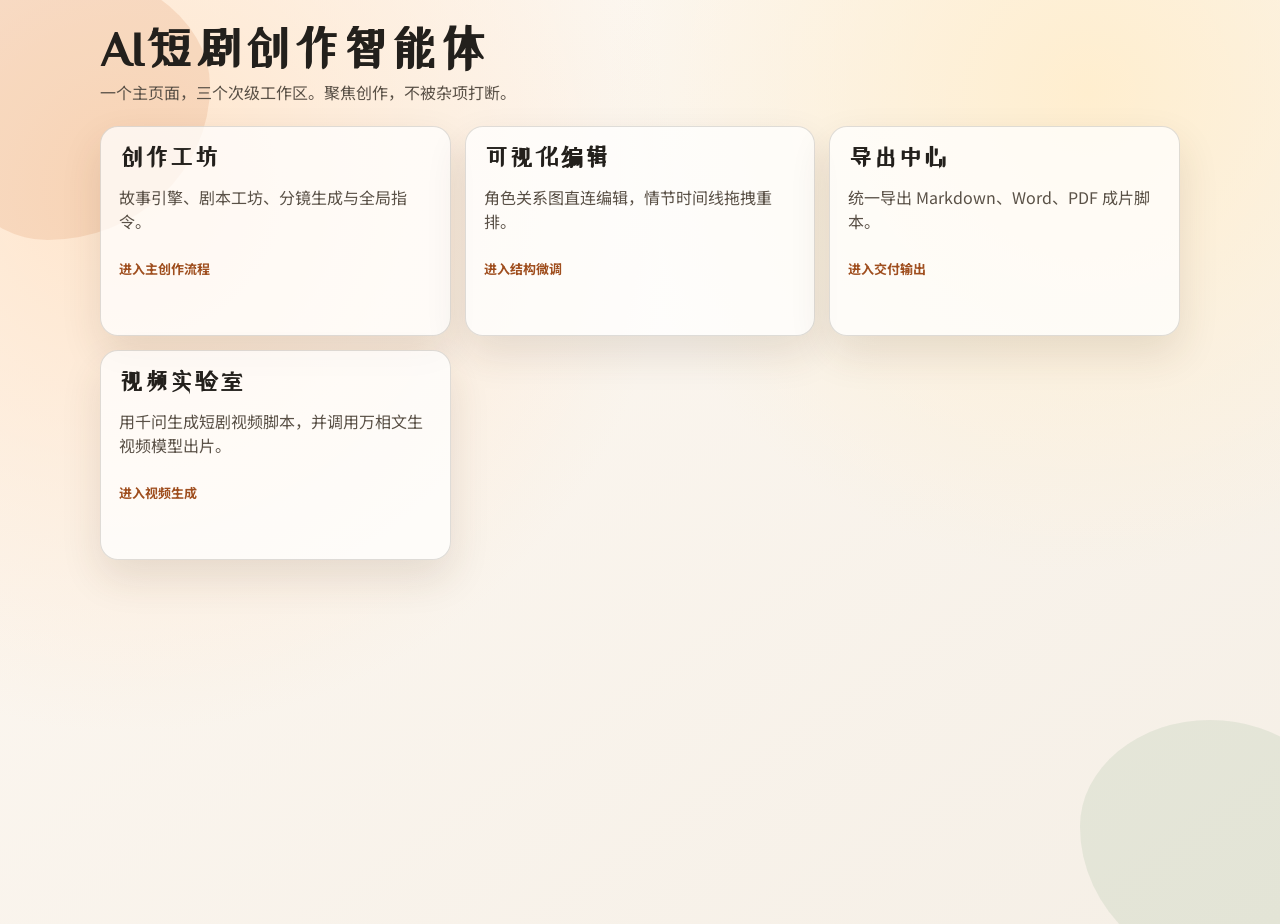
<file: templates/index.html>
<!doctype html>
<html lang="zh-CN">
  <head>
    <meta charset="UTF-8" />
    <meta name="viewport" content="width=device-width, initial-scale=1.0" />
    <title>AI短剧创作智能体</title>
    <link rel="preconnect" href="https://fonts.googleapis.com" />
    <link rel="preconnect" href="https://fonts.gstatic.com" crossorigin />
    <link
      href="https://fonts.googleapis.com/css2?family=Noto+Sans+SC:wght@400;500;700&family=ZCOOL+XiaoWei&display=swap"
      rel="stylesheet"
    />
    <link rel="stylesheet" href="/static/style.css" />
  </head>
  <body>
    <div class="bg-shape bg-shape-1"></div>
    <div class="bg-shape bg-shape-2"></div>

    <main class="container">
      <header class="hero landing">
        <h1>AI短剧创作智能体</h1>
        <p>一个主页面，三个次级工作区。聚焦创作，不被杂项打断。</p>
      </header>

      <section class="grid cards">
        <a class="card-link" href="/studio">
          <h2>创作工坊</h2>
          <p>故事引擎、剧本工坊、分镜生成与全局指令。</p>
          <span>进入主创作流程</span>
        </a>

        <a class="card-link" href="/visual">
          <h2>可视化编辑</h2>
          <p>角色关系图直连编辑，情节时间线拖拽重排。</p>
          <span>进入结构微调</span>
        </a>

        <a class="card-link" href="/export-center">
          <h2>导出中心</h2>
          <p>统一导出 Markdown、Word、PDF 成片脚本。</p>
          <span>进入交付输出</span>
        </a>

        <a class="card-link" href="/video-lab">
          <h2>视频实验室</h2>
          <p>用千问生成短剧视频脚本，并调用万相文生视频模型出片。</p>
          <span>进入视频生成</span>
        </a>
      </section>
    </main>
  </body>
</html>
</file>
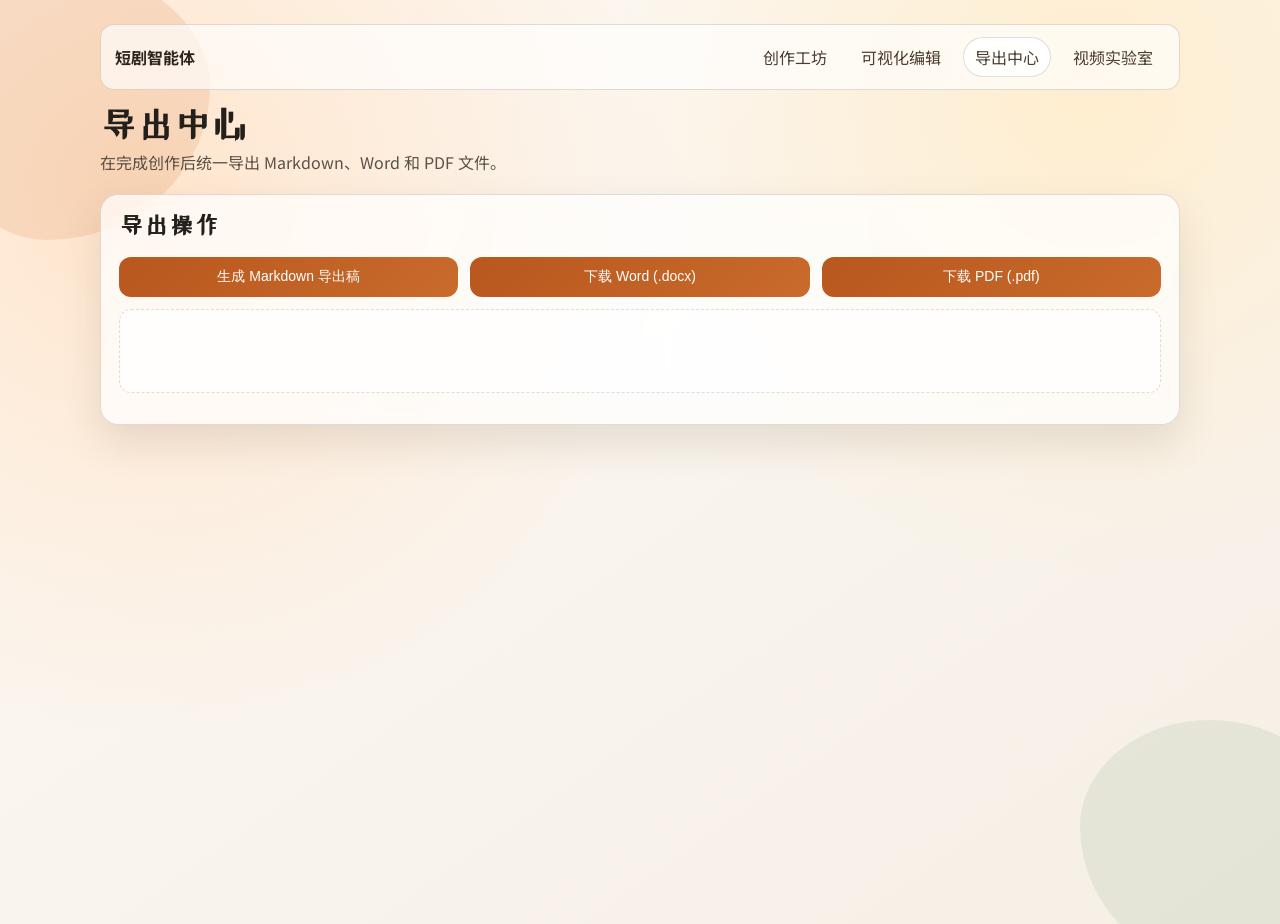
<file: templates/export_center.html>
<!doctype html>
<html lang="zh-CN">
  <head>
    <meta charset="UTF-8" />
    <meta name="viewport" content="width=device-width, initial-scale=1.0" />
    <title>导出中心 - AI短剧创作智能体</title>
    <link rel="preconnect" href="https://fonts.googleapis.com" />
    <link rel="preconnect" href="https://fonts.gstatic.com" crossorigin />
    <link
      href="https://fonts.googleapis.com/css2?family=Noto+Sans+SC:wght@400;500;700&family=ZCOOL+XiaoWei&display=swap"
      rel="stylesheet"
    />
    <link rel="stylesheet" href="/static/style.css" />
  </head>
  <body>
    <div class="bg-shape bg-shape-1"></div>
    <div class="bg-shape bg-shape-2"></div>

    <main class="container">
      <nav class="top-nav">
        <a href="/" class="brand">短剧智能体</a>
        <div class="nav-links">
          <a href="/studio">创作工坊</a>
          <a href="/visual">可视化编辑</a>
          <a class="active" href="/export-center">导出中心</a>
          <a href="/video-lab">视频实验室</a>
        </div>
      </nav>

      <header class="hero compact">
        <h1>导出中心</h1>
        <p>在完成创作后统一导出 Markdown、Word 和 PDF 文件。</p>
      </header>

      <section class="panel">
        <h2>导出操作</h2>
        <div class="grid three">
          <button id="btn-export">生成 Markdown 导出稿</button>
          <button id="btn-export-docx">下载 Word (.docx)</button>
          <button id="btn-export-pdf">下载 PDF (.pdf)</button>
        </div>
        <pre id="export-output" class="output"></pre>
      </section>
    </main>

    <script src="/static/app.js"></script>
  </body>
</html>
</file>
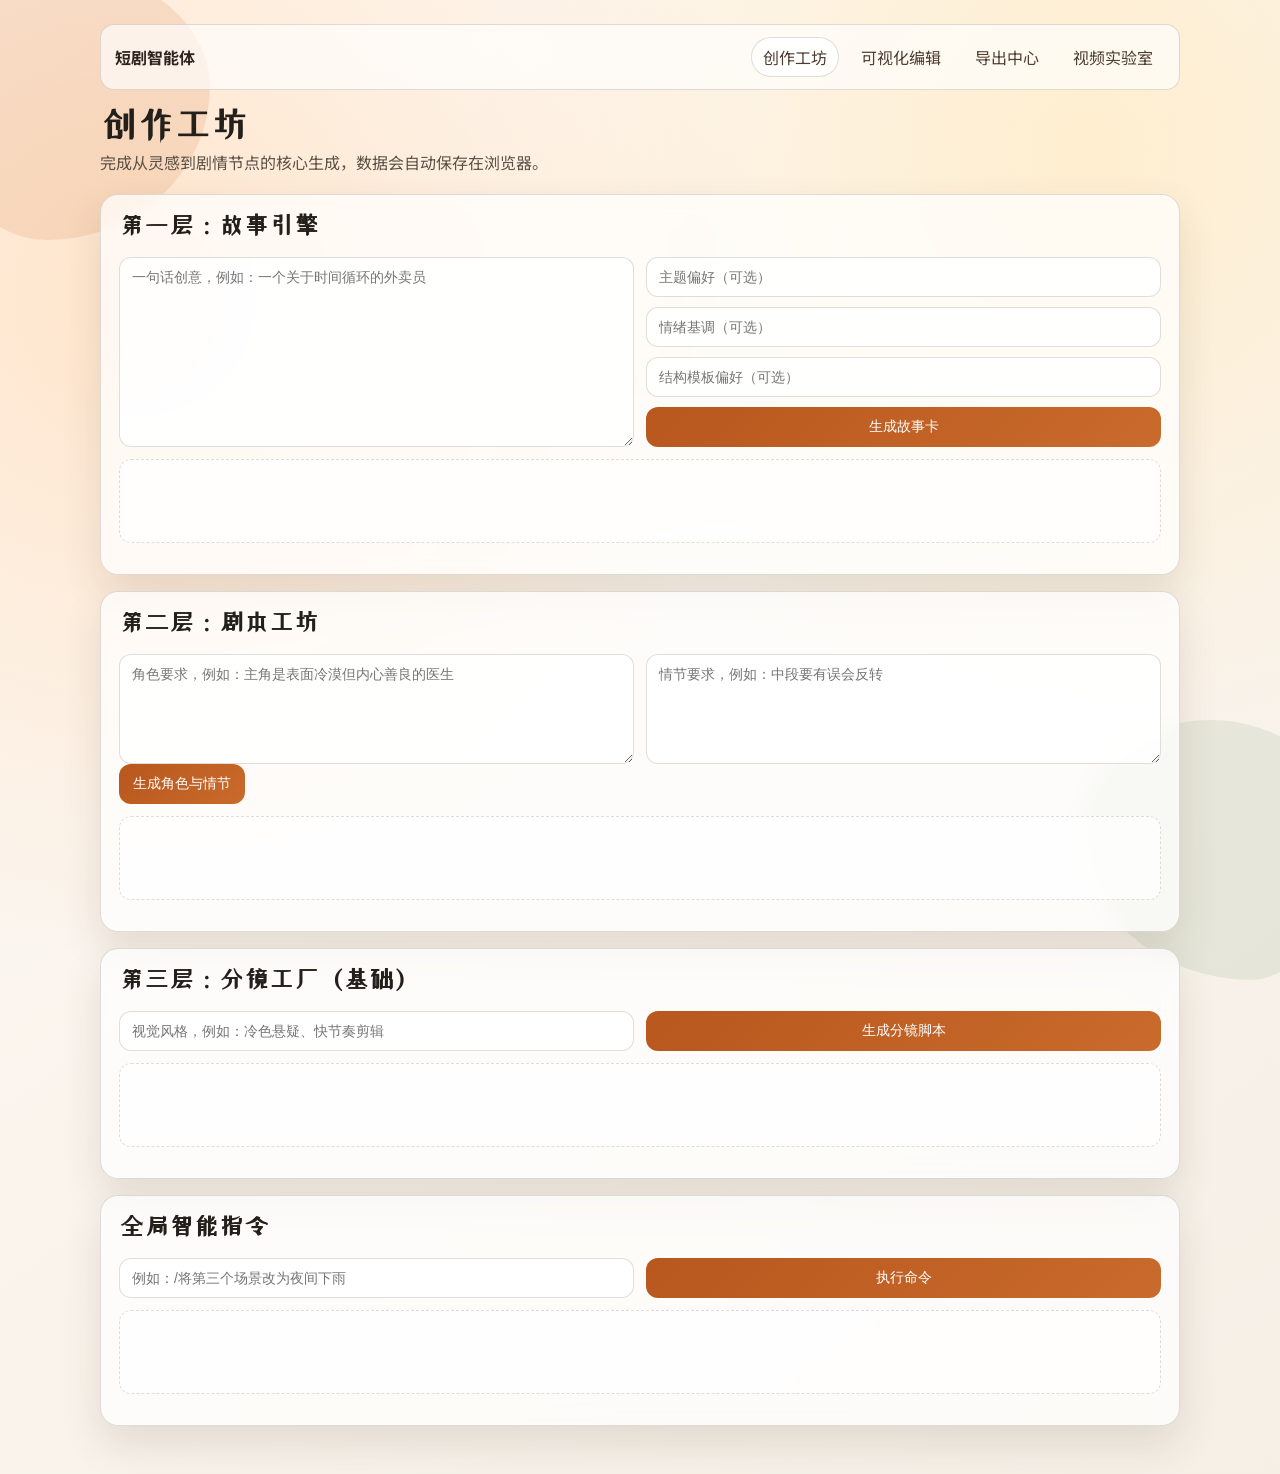
<file: templates/studio.html>
<!doctype html>
<html lang="zh-CN">
  <head>
    <meta charset="UTF-8" />
    <meta name="viewport" content="width=device-width, initial-scale=1.0" />
    <title>创作工坊 - AI短剧创作智能体</title>
    <link rel="preconnect" href="https://fonts.googleapis.com" />
    <link rel="preconnect" href="https://fonts.gstatic.com" crossorigin />
    <link
      href="https://fonts.googleapis.com/css2?family=Noto+Sans+SC:wght@400;500;700&family=ZCOOL+XiaoWei&display=swap"
      rel="stylesheet"
    />
    <link rel="stylesheet" href="/static/style.css" />
  </head>
  <body>
    <div class="bg-shape bg-shape-1"></div>
    <div class="bg-shape bg-shape-2"></div>

    <main class="container">
      <nav class="top-nav">
        <a href="/" class="brand">短剧智能体</a>
        <div class="nav-links">
          <a class="active" href="/studio">创作工坊</a>
          <a href="/visual">可视化编辑</a>
          <a href="/export-center">导出中心</a>
          <a href="/video-lab">视频实验室</a>
        </div>
      </nav>

      <header class="hero compact">
        <h1>创作工坊</h1>
        <p>完成从灵感到剧情节点的核心生成，数据会自动保存在浏览器。</p>
      </header>

      <section class="panel">
        <h2>第一层：故事引擎</h2>
        <div class="grid two">
          <textarea id="idea" placeholder="一句话创意，例如：一个关于时间循环的外卖员"></textarea>
          <div class="mini-form">
            <input id="theme" placeholder="主题偏好（可选）" />
            <input id="tone" placeholder="情绪基调（可选）" />
            <input id="structure" placeholder="结构模板偏好（可选）" />
            <button id="btn-story">生成故事卡</button>
          </div>
        </div>
        <pre id="story-output" class="output"></pre>
      </section>

      <section class="panel">
        <h2>第二层：剧本工坊</h2>
        <div class="grid two">
          <textarea id="role-req" placeholder="角色要求，例如：主角是表面冷漠但内心善良的医生"></textarea>
          <textarea id="plot-req" placeholder="情节要求，例如：中段要有误会反转"></textarea>
        </div>
        <button id="btn-workshop">生成角色与情节</button>
        <pre id="workshop-output" class="output"></pre>
      </section>

      <section class="panel">
        <h2>第三层：分镜工厂（基础）</h2>
        <div class="grid two">
          <input id="visual-style" placeholder="视觉风格，例如：冷色悬疑、快节奏剪辑" />
          <button id="btn-storyboard">生成分镜脚本</button>
        </div>
        <pre id="storyboard-output" class="output"></pre>
      </section>

      <section class="panel">
        <h2>全局智能指令</h2>
        <div class="grid two">
          <input id="command" placeholder="例如：/将第三个场景改为夜间下雨" />
          <button id="btn-command">执行命令</button>
        </div>
        <pre id="command-output" class="output"></pre>
      </section>
    </main>

    <script src="/static/app.js"></script>
  </body>
</html>
</file>
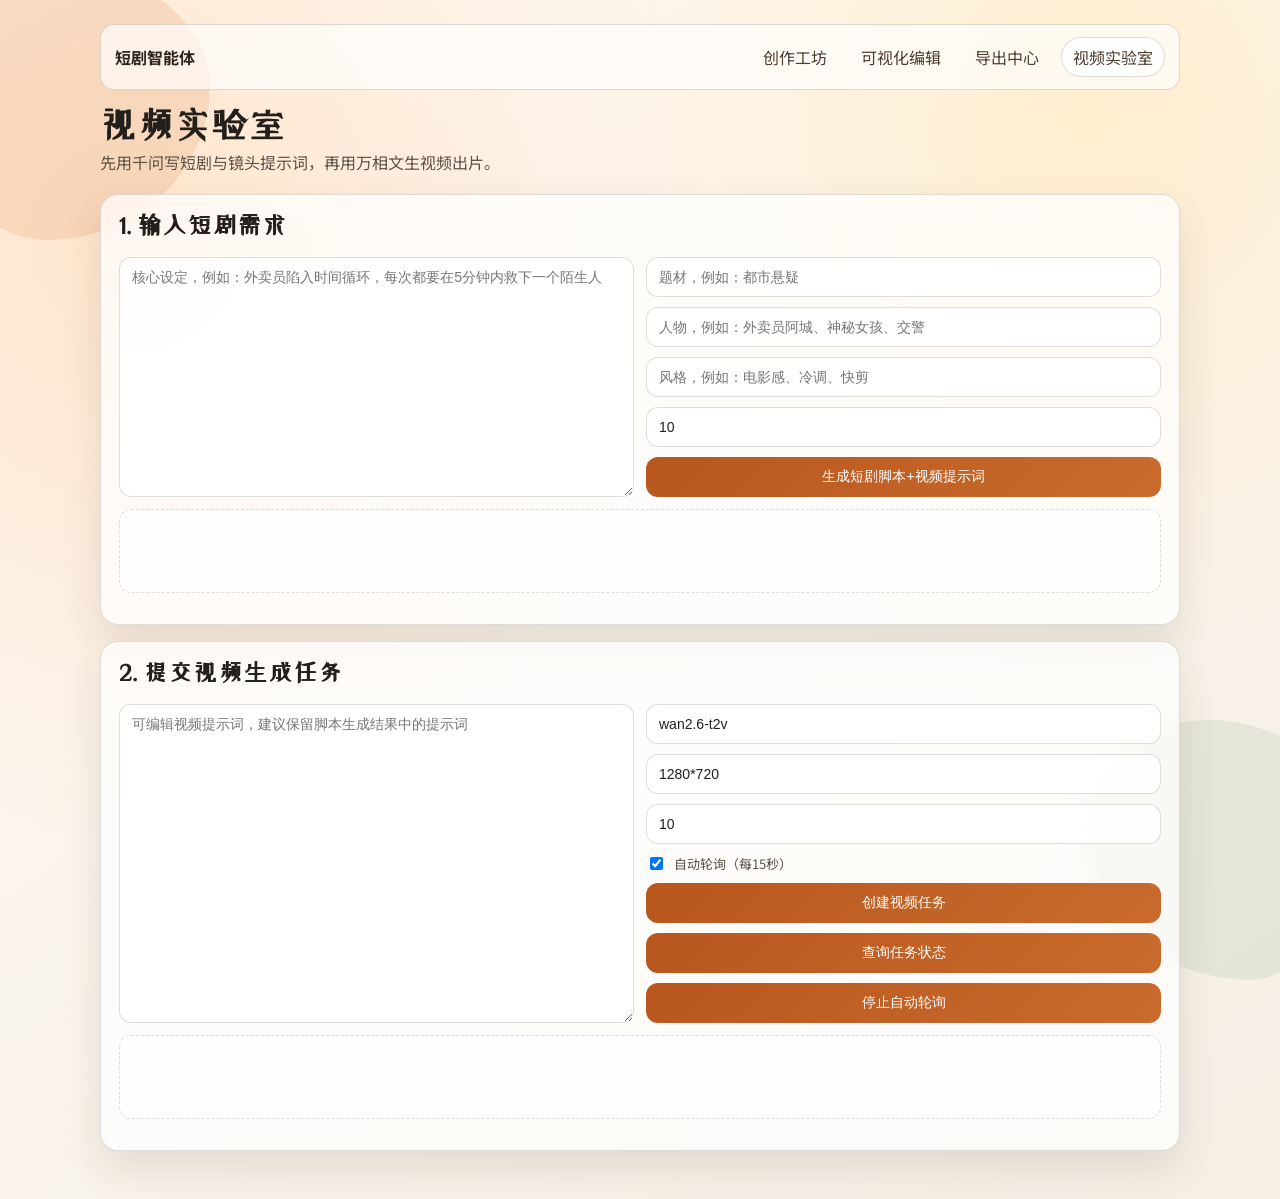
<file: templates/video_lab.html>
<!doctype html>
<html lang="zh-CN">
  <head>
    <meta charset="UTF-8" />
    <meta name="viewport" content="width=device-width, initial-scale=1.0" />
    <title>视频实验室 - AI短剧创作智能体</title>
    <link rel="preconnect" href="https://fonts.googleapis.com" />
    <link rel="preconnect" href="https://fonts.gstatic.com" crossorigin />
    <link
      href="https://fonts.googleapis.com/css2?family=Noto+Sans+SC:wght@400;500;700&family=ZCOOL+XiaoWei&display=swap"
      rel="stylesheet"
    />
    <link rel="stylesheet" href="/static/style.css" />
  </head>
  <body>
    <div class="bg-shape bg-shape-1"></div>
    <div class="bg-shape bg-shape-2"></div>

    <main class="container">
      <nav class="top-nav">
        <a href="/" class="brand">短剧智能体</a>
        <div class="nav-links">
          <a href="/studio">创作工坊</a>
          <a href="/visual">可视化编辑</a>
          <a href="/export-center">导出中心</a>
          <a class="active" href="/video-lab">视频实验室</a>
        </div>
      </nav>

      <header class="hero compact">
        <h1>视频实验室</h1>
        <p>先用千问写短剧与镜头提示词，再用万相文生视频出片。</p>
      </header>

      <section class="panel">
        <h2>1. 输入短剧需求</h2>
        <div class="grid two">
          <textarea id="video-idea" placeholder="核心设定，例如：外卖员陷入时间循环，每次都要在5分钟内救下一个陌生人"></textarea>
          <div class="mini-form">
            <input id="video-genre" placeholder="题材，例如：都市悬疑" />
            <input id="video-roles" placeholder="人物，例如：外卖员阿城、神秘女孩、交警" />
            <input id="video-style" placeholder="风格，例如：电影感、冷调、快剪" />
            <input id="video-duration" type="number" min="5" max="10" value="10" placeholder="时长秒数" />
            <button id="btn-video-script">生成短剧脚本+视频提示词</button>
          </div>
        </div>
        <pre id="video-script-output" class="output"></pre>
      </section>

      <section class="panel">
        <h2>2. 提交视频生成任务</h2>
        <div class="grid two">
          <textarea id="video-prompt" placeholder="可编辑视频提示词，建议保留脚本生成结果中的提示词"></textarea>
          <div class="mini-form">
            <input id="video-model" value="wan2.6-t2v" placeholder="模型，例如：wan2.6-t2v" />
            <input id="video-size" value="1280*720" placeholder="分辨率，例如：1280*720" />
            <input id="video-duration-task" type="number" min="5" max="10" value="10" placeholder="视频时长" />
            <label class="hint" style="display:flex; align-items:center; gap:8px; margin:0;">
              <input id="video-auto-poll" type="checkbox" checked style="width:auto;" />
              自动轮询（每15秒）
            </label>
            <button id="btn-video-create">创建视频任务</button>
            <button id="btn-video-refresh">查询任务状态</button>
            <button id="btn-video-stop-poll">停止自动轮询</button>
          </div>
        </div>
        <pre id="video-task-output" class="output"></pre>
        <div id="video-result-wrap" class="panel soft" style="display:none; margin-top:12px;">
          <h3>3. 生成结果</h3>
          <video id="video-result-player" controls style="width:100%; border-radius:12px;"></video>
          <p id="video-result-link" class="hint"></p>
        </div>
      </section>
    </main>

    <script src="/static/app.js"></script>
  </body>
</html>
</file>
<file: static/style.css>
:root {
  --bg-1: #fef9f3;
  --bg-2: #f5efe6;
  --ink: #23201c;
  --muted: #5a5147;
  --accent: #c96b2c;
  --card: rgba(255, 255, 255, 0.72);
  --line: rgba(60, 50, 40, 0.16);
  --shadow: 0 18px 40px rgba(78, 52, 28, 0.12);
}

* {
  box-sizing: border-box;
}

body {
  margin: 0;
  font-family: "Noto Sans SC", "Microsoft YaHei", sans-serif;
  color: var(--ink);
  background: radial-gradient(circle at 10% 20%, #ffe5cc 0%, transparent 40%),
    radial-gradient(circle at 85% 10%, #ffeecf 0%, transparent 35%),
    linear-gradient(145deg, var(--bg-1), var(--bg-2));
  min-height: 100vh;
  overflow-x: hidden;
}

h1,
h2,
h3 {
  font-family: "ZCOOL XiaoWei", serif;
  margin-top: 0;
}

h3 {
  font-size: 20px;
  margin-bottom: 10px;
}

.container {
  width: min(1080px, 92vw);
  margin: 24px auto 48px;
  position: relative;
  z-index: 1;
}

.top-nav {
  display: flex;
  justify-content: space-between;
  align-items: center;
  margin-bottom: 16px;
  padding: 12px 14px;
  border: 1px solid var(--line);
  border-radius: 14px;
  background: rgba(255, 255, 255, 0.66);
}

.brand {
  color: #2e241d;
  text-decoration: none;
  font-weight: 700;
}

.nav-links {
  display: flex;
  gap: 10px;
  flex-wrap: wrap;
}

.nav-links a {
  text-decoration: none;
  color: #4d3d31;
  padding: 7px 11px;
  border-radius: 999px;
  border: 1px solid transparent;
}

.nav-links a.active,
.nav-links a:hover {
  border-color: var(--line);
  background: rgba(255, 255, 255, 0.88);
}

.hero {
  margin-bottom: 20px;
  animation: rise 0.6s ease;
}

.hero h1 {
  font-size: clamp(32px, 4vw, 48px);
  margin-bottom: 8px;
}

.hero.compact h1 {
  font-size: clamp(28px, 3.1vw, 36px);
}

.hero.landing {
  margin: 24px 0 22px;
}

.hero p {
  color: var(--muted);
  margin: 0;
}

.panel {
  border: 1px solid var(--line);
  background: var(--card);
  backdrop-filter: blur(8px);
  border-radius: 18px;
  padding: 18px;
  margin-bottom: 16px;
  box-shadow: var(--shadow);
  animation: rise 0.7s ease;
}

.panel.soft {
  background: rgba(255, 255, 255, 0.55);
  box-shadow: none;
}

.grid {
  display: grid;
  gap: 12px;
}

.grid.two {
  grid-template-columns: 1fr 1fr;
}

.grid.three {
  grid-template-columns: repeat(3, 1fr);
}

.cards {
  grid-template-columns: repeat(3, 1fr);
  gap: 14px;
}

.card-link {
  display: block;
  text-decoration: none;
  color: inherit;
  border: 1px solid var(--line);
  border-radius: 18px;
  background: rgba(255, 255, 255, 0.74);
  box-shadow: var(--shadow);
  padding: 18px;
  min-height: 210px;
  transition: transform 0.18s ease, border-color 0.18s ease;
}

.card-link:hover {
  transform: translateY(-3px);
  border-color: rgba(184, 87, 30, 0.4);
}

.card-link h2 {
  margin-bottom: 8px;
}

.card-link p {
  color: var(--muted);
  min-height: 54px;
}

.card-link span {
  font-size: 13px;
  font-weight: 700;
  color: #9f4e1e;
}

input,
textarea,
button,
pre {
  border-radius: 12px;
}

input,
textarea {
  width: 100%;
  border: 1px solid var(--line);
  padding: 11px 12px;
  font-size: 14px;
  color: var(--ink);
  background: rgba(255, 255, 255, 0.85);
}

textarea {
  min-height: 110px;
  resize: vertical;
}

button {
  border: none;
  padding: 11px 14px;
  font-size: 14px;
  color: #fff;
  background: linear-gradient(135deg, #b8571e, var(--accent));
  cursor: pointer;
  transition: transform 0.15s ease, filter 0.15s ease;
}

button:hover {
  transform: translateY(-1px);
  filter: brightness(1.04);
}

.mini-form {
  display: grid;
  gap: 10px;
  align-content: start;
}

.output {
  margin-top: 12px;
  border: 1px dashed var(--line);
  padding: 12px;
  min-height: 84px;
  max-height: 300px;
  overflow: auto;
  white-space: pre-wrap;
  word-break: break-word;
  background: rgba(255, 255, 255, 0.7);
}

.viz-wrap {
  margin-top: 14px;
  padding-top: 10px;
  border-top: 1px solid var(--line);
}

.viz-wrap.no-top-line {
  border-top: none;
  margin-top: 0;
  padding-top: 0;
}

.viz-box {
  height: 300px;
  border: 1px solid var(--line);
  border-radius: 12px;
  background: rgba(255, 255, 255, 0.85);
}

.relation-editor,
.relation-actions {
  margin-top: 10px;
}

select {
  width: 100%;
  border: 1px solid var(--line);
  padding: 11px 12px;
  font-size: 14px;
  color: var(--ink);
  border-radius: 12px;
  background: rgba(255, 255, 255, 0.85);
}

input[readonly] {
  background: rgba(244, 236, 224, 0.9);
  color: #5f4b3c;
}

.timeline-list {
  list-style: none;
  margin: 0;
  padding: 0;
  display: grid;
  gap: 10px;
}

.timeline-card {
  border: 1px solid var(--line);
  border-radius: 12px;
  background: rgba(255, 255, 255, 0.88);
  padding: 10px 12px;
  cursor: grab;
}

.timeline-card:active {
  cursor: grabbing;
}

.timeline-card .meta {
  font-size: 12px;
  color: var(--muted);
  margin-bottom: 4px;
}

.timeline-card .title {
  font-weight: 600;
}

.timeline-card .summary {
  margin-top: 5px;
  color: #40362f;
  font-size: 13px;
}

.hint {
  color: var(--muted);
  margin-top: 0;
  margin-bottom: 10px;
  font-size: 13px;
}

.timeline-dragging {
  opacity: 0.65;
  transform: scale(0.98);
}

.bg-shape {
  position: fixed;
  pointer-events: none;
  z-index: 0;
}

.bg-shape-1 {
  width: 280px;
  height: 280px;
  border-radius: 36% 64% 58% 42% / 47% 45% 55% 53%;
  top: -40px;
  left: -70px;
  background: rgba(201, 107, 44, 0.14);
}

.bg-shape-2 {
  width: 260px;
  height: 260px;
  border-radius: 50% 50% 34% 66% / 41% 40% 60% 59%;
  bottom: -80px;
  right: -60px;
  background: rgba(120, 160, 124, 0.14);
}

@keyframes rise {
  from {
    opacity: 0;
    transform: translateY(8px);
  }
  to {
    opacity: 1;
    transform: translateY(0);
  }
}

@media (max-width: 860px) {
  .grid.two {
    grid-template-columns: 1fr;
  }

  .grid.three,
  .cards {
    grid-template-columns: 1fr;
  }

  .top-nav {
    align-items: flex-start;
    flex-direction: column;
    gap: 10px;
  }

  .container {
    margin-top: 16px;
  }
}
</file>
